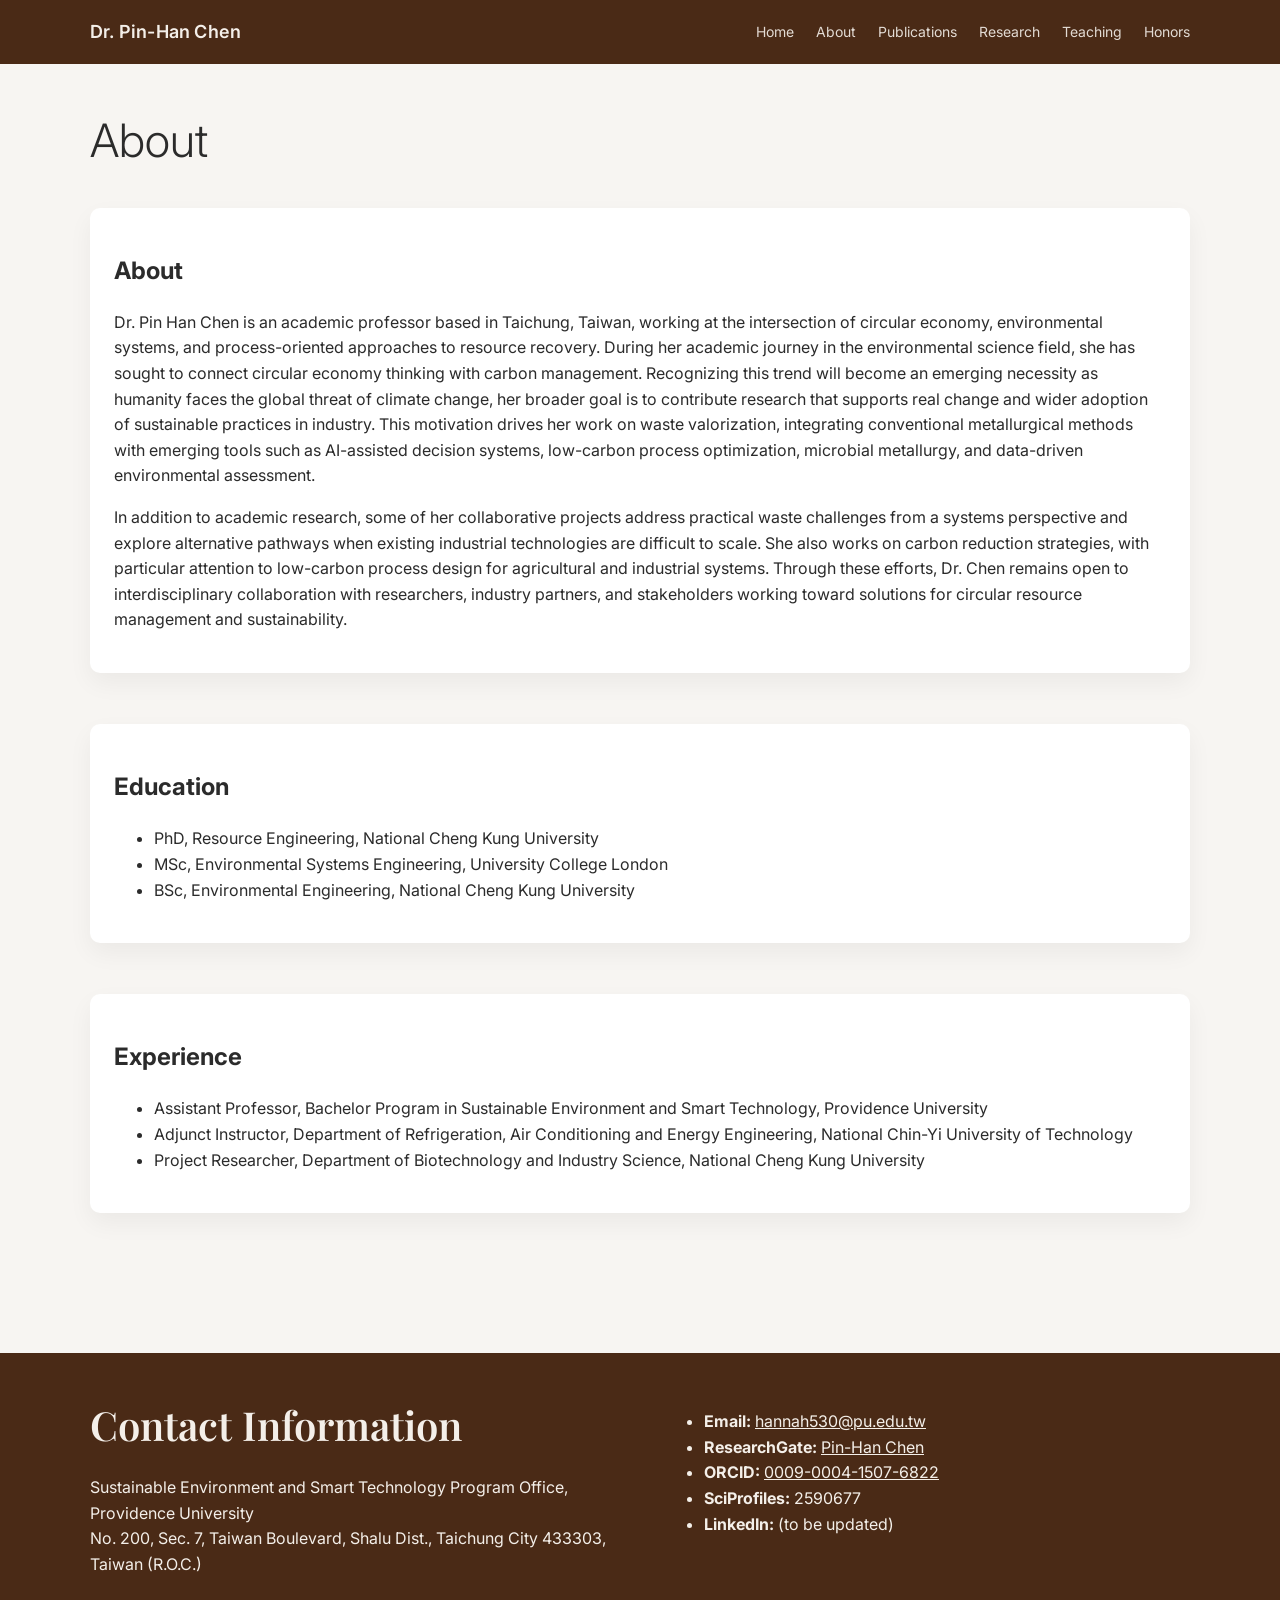
<file: about.html>
<!DOCTYPE html>
<html lang="en">
<head>
<meta charset="UTF-8" />
<meta name="viewport" content="width=device-width, initial-scale=1.0" />
<title>Dr. Pin-Han Chen Homepage - About</title>

<!-- Headings + body -->
<link rel="preconnect" href="https://fonts.googleapis.com">
<link rel="preconnect" href="https://fonts.gstatic.com" crossorigin>
<link href="https://fonts.googleapis.com/css2?family=Playfair+Display:wght@400;600;700&family=Inter:wght@300;400;500;600&display=swap" rel="stylesheet">

<!-- Baskerville (web fallback) -->
<link rel="preconnect" href="https://fonts.googleapis.com">
<link rel="preconnect" href="https://fonts.gstatic.com" crossorigin>
<link href="https://fonts.googleapis.com/css2?family=Libre+Baskerville:wght@400;700&display=swap" rel="stylesheet">

<link rel="stylesheet" href="main.css" />

</head>
<body>

<!-- NAV -->
<header class="topnav">
  <div class="topnav-inner">
    <div class="brand"><a href="index.html">Dr. Pin-Han Chen</a></div>
    <button class="navToggle">☰</button>
    <nav class="navlinks">
      <a href="index.html">Home</a>
      <a href="about.html">About</a>
      <a href="publications.html">Publications</a>
      <a href="research.html">Research</a>
      <a href="teaching.html">Teaching</a>
      <a href="honors.html">Honors</a>
    </nav>
  </div>
</header>

<main class="container">
  <h1>About</h1>

  <div class="grid">
    <div class="card">
      <h2>About</h2>
      <p>
        Dr. Pin Han Chen is an academic professor based in Taichung, Taiwan, working at the intersection of circular economy, environmental systems, and process-oriented approaches to resource recovery. During her academic journey in the environmental science field, she has sought to connect circular economy thinking with carbon management. Recognizing this trend will become an emerging necessity as humanity faces the global threat of climate change, her broader goal is to contribute research that supports real change and wider adoption of sustainable practices in industry. This motivation drives her work on waste valorization, integrating conventional metallurgical methods with emerging tools such as AI-assisted decision systems, low-carbon process optimization, microbial metallurgy, and data-driven environmental assessment. 
      </p>

      <p>
        In addition to academic research, some of her collaborative projects address practical waste challenges from a systems perspective and explore alternative pathways when existing industrial technologies are difficult to scale. She also works on carbon reduction strategies, with particular attention to low-carbon process design for agricultural and industrial systems. Through these efforts, Dr. Chen remains open to interdisciplinary collaboration with researchers, industry partners, and stakeholders working toward solutions for circular resource management and sustainability.
      </p>
    </div>
  </div>
  <br><br>
  <section class="section">
    <div class="card">
      <h2>Education</h2>
      <ul>
        <li>PhD, Resource Engineering, National Cheng Kung University</li>
        <li>MSc, Environmental Systems Engineering, University College London</li>
        <li>BSc, Environmental Engineering, National Cheng Kung University</li>
      </ul>
    </div>
  </section>
  <br><br>
  <section class="section">
    <div class="card">
      <h2>Experience</h2>
      <ul>
        <li>Assistant Professor, Bachelor Program in Sustainable Environment and Smart Technology, Providence University</li>
        <li>Adjunct Instructor, Department of Refrigeration, Air Conditioning and Energy Engineering, National Chin-Yi University of Technology</li>
        <li>Project Researcher, Department of Biotechnology and Industry Science, National Cheng Kung University</li>
      </ul>
    </div>
  </section>
</main>

<section class="contact" id="contact">
  <div class="container contact-inner">
    <div>
      <h3>Contact Information</h3>
      <p>
        Sustainable Environment and Smart Technology Program Office, Providence University<br>
        No. 200, Sec. 7, Taiwan Boulevard, Shalu Dist., Taichung City 433303, Taiwan (R.O.C.)<br><br>
        
      </p>
    </div>
    <div>
      <ul>
      <li><b>Email:</b> <a href="mailto:hannah530@pu.edu.tw" style="color:#f4efe9;">hannah530@pu.edu.tw</a></li>
      <li><b>ResearchGate:</b> <a href="https://www.researchgate.net/profile/Pin-Han-Chen-2" target="_blank" rel="noopener" style="color:#f4efe9;">Pin-Han Chen</a></li>
      <li><b>ORCID:</b> <a href="https://orcid.org/0009-0004-1507-6822" target="_blank" rel="noopener" style="color:#f4efe9;">0009-0004-1507-6822</a></li>
      <li><b>SciProfiles:</b> <span>2590677</span></li>
      <li><b>LinkedIn:</b> <span>(to be updated)</span></li>
    </ul>
    </div>
  </div>
</section>

<script>
  const topnav = document.querySelector('.topnav');
  const toggle = document.querySelector('.navToggle');
  if (toggle) {
    toggle.addEventListener('click', () => {
      const isOpen = topnav.classList.toggle('open');
      toggle.setAttribute('aria-expanded', String(isOpen));
    });
  }
  const dropdown = document.querySelector('.dropdown');
  const dropbtn = document.querySelector('.dropbtn');
  if (dropdown && dropbtn) {
    dropbtn.addEventListener('click', (e) => {
      e.preventDefault();
      const isOpen = dropdown.classList.toggle('open');
      dropbtn.setAttribute('aria-expanded', String(isOpen));
    });
    document.addEventListener('click', (e) => {
      if (!dropdown.contains(e.target)) {
        dropdown.classList.remove('open');
        dropbtn.setAttribute('aria-expanded', 'false');
      }
    });
  }
  document.querySelectorAll('.navlinks a').forEach(a => {
    a.addEventListener('click', () => {
      topnav.classList.remove('open');
      if (toggle) toggle.setAttribute('aria-expanded', 'false');
    });
  });
</script>
</body>
</html>
</file>
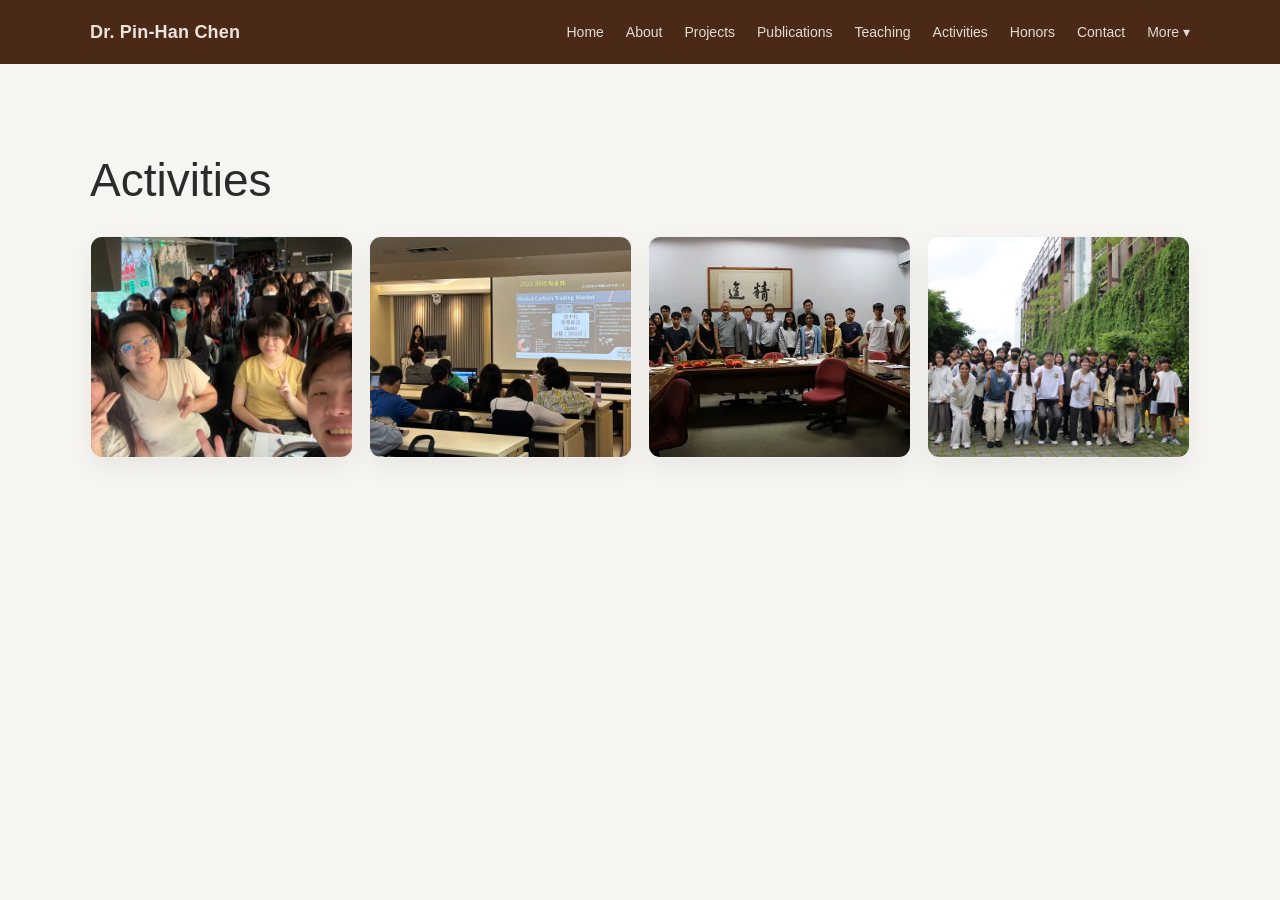
<file: activities.html>
<!DOCTYPE html>
<html lang="en">
<head>
<meta charset="UTF-8" />
<meta name="viewport" content="width=device-width, initial-scale=1.0" />
<title>Activities · Dr. Pin-Han Chen</title>
<style>
html{scroll-behavior:smooth;}
body{margin:0;font-family:"Helvetica Neue",Arial,sans-serif;color:#2b2b2b;background:#f7f5f2;line-height:1.6;}
.container{max-width:1100px;margin:0 auto;padding:80px 24px;}
/* nav (same) */
.topnav{position:sticky;top:0;z-index:999;background:#4a2a16;color:#f4efe9;height:64px;display:flex;align-items:center;}
.topnav-inner{max-width:1100px;margin:0 auto;padding:0 24px;width:100%;display:flex;align-items:center;justify-content:space-between;}
.brand a{color:#f4efe9;text-decoration:none;font-size:18px;letter-spacing:.2px;opacity:.95;font-weight:650;}
.navToggle{display:none;background:transparent;border:0;color:#f4efe9;font-size:22px;cursor:pointer;}
.navlinks{display:flex;gap:22px;font-size:14px;align-items:center;}
.navlinks a{color:#f4efe9;text-decoration:none;opacity:.9;}
.navlinks a:hover{opacity:1;text-decoration:underline;text-underline-offset:6px;}
.dropdown{position:relative;}
.dropbtn{display:inline-flex;align-items:center;gap:6px;}
.dropdownMenu{position:absolute;right:0;top:calc(100% + 10px);min-width:180px;background:#fff;border-radius:12px;padding:8px;list-style:none;margin:0;box-shadow:0 12px 28px rgba(0,0,0,.18);border:1px solid rgba(0,0,0,.06);display:none;}
.dropdownMenu a{display:block;padding:10px;border-radius:10px;color:#2b2b2b;text-decoration:none;font-size:14px;}
.dropdownMenu a:hover{background:rgba(0,0,0,.06);}
.dropdown.open .dropdownMenu{display:block;}
@media (max-width:900px){
  .navToggle{display:inline-block;}
  .navlinks{position:absolute;left:0;right:0;top:64px;background:#4a2a16;padding:14px 24px 18px;display:none;flex-direction:column;align-items:flex-start;gap:12px;}
  .topnav.open .navlinks{display:flex;}
  .dropdownMenu{position:static;background:transparent;border:0;box-shadow:none;padding:0;display:none;}
  .dropdown.open .dropdownMenu{display:block;}
  .dropdownMenu a{color:#f4efe9;padding:8px 0;}
  .dropdownMenu a:hover{background:transparent;text-decoration:underline;}
}
/* page */
h1{font-size:46px;font-weight:300;margin:0 0 14px;}
.grid{display:grid;grid-template-columns:repeat(4,1fr);gap:16px;margin-top:18px;}
.photo{display:block;border-radius:12px;overflow:hidden;box-shadow:0 10px 25px rgba(0,0,0,.06);border:1px solid rgba(0,0,0,.06);background:#fff;}
.photo img{width:100%;height:220px;object-fit:cover;display:block;}
@media (max-width:900px){.grid{grid-template-columns:repeat(2,1fr);}}
</style>
</head>
<body>

<header class="topnav">
  <div class="topnav-inner">
    <div class="brand"><a href="index.html#home">Dr. Pin-Han Chen</a></div>
    <button class="navToggle" aria-label="Open menu" aria-expanded="false">☰</button>
    <nav class="navlinks" aria-label="Main navigation">
      <a href="index.html#home">Home</a>
      <a href="index.html#about">About</a>
      <a href="index.html#selected-projects">Projects</a>
      <a href="publications.html">Publications</a>
      <a href="teaching.html">Teaching</a>
      <a href="index.html#selected-photos">Activities</a>
      <a href="honors.html">Honors</a>
      <a href="index.html#contact">Contact</a>
      <span class="dropdown">
        <a class="dropbtn" href="#" aria-haspopup="true" aria-expanded="false">More ▾</a>
        <ul class="dropdownMenu" role="menu">
          <li><a role="menuitem" href="links.html">Links</a></li>
        </ul>
      </span>
    </nav>
  </div>
</header>

<main class="container">
  <h1>Activities</h1>
  <div class="grid">
    <a class="photo" href="#"><img src="photo01.jpg" alt="Activity 1"></a>
    <a class="photo" href="#"><img src="photo02.jpg" alt="Activity 2"></a>
    <a class="photo" href="#"><img src="photo03.jpg" alt="Activity 3"></a>
    <a class="photo" href="#"><img src="photo04.jpg" alt="Activity 4"></a>
  </div>
</main>

<script>
  const topnav = document.querySelector('.topnav');
  const toggle = document.querySelector('.navToggle');
  if (toggle) toggle.addEventListener('click', () => {
    const isOpen = topnav.classList.toggle('open');
    toggle.setAttribute('aria-expanded', String(isOpen));
  });
  const dropdown = document.querySelector('.dropdown');
  const dropbtn = document.querySelector('.dropbtn');
  if (dropdown && dropbtn) {
    dropbtn.addEventListener('click', (e) => {
      e.preventDefault();
      const isOpen = dropdown.classList.toggle('open');
      dropbtn.setAttribute('aria-expanded', String(isOpen));
    });
    document.addEventListener('click', (e) => {
      if (!dropdown.contains(e.target)) {
        dropdown.classList.remove('open');
        dropbtn.setAttribute('aria-expanded', 'false');
      }
    });
  }
</script>
</body>
</html>
</file>
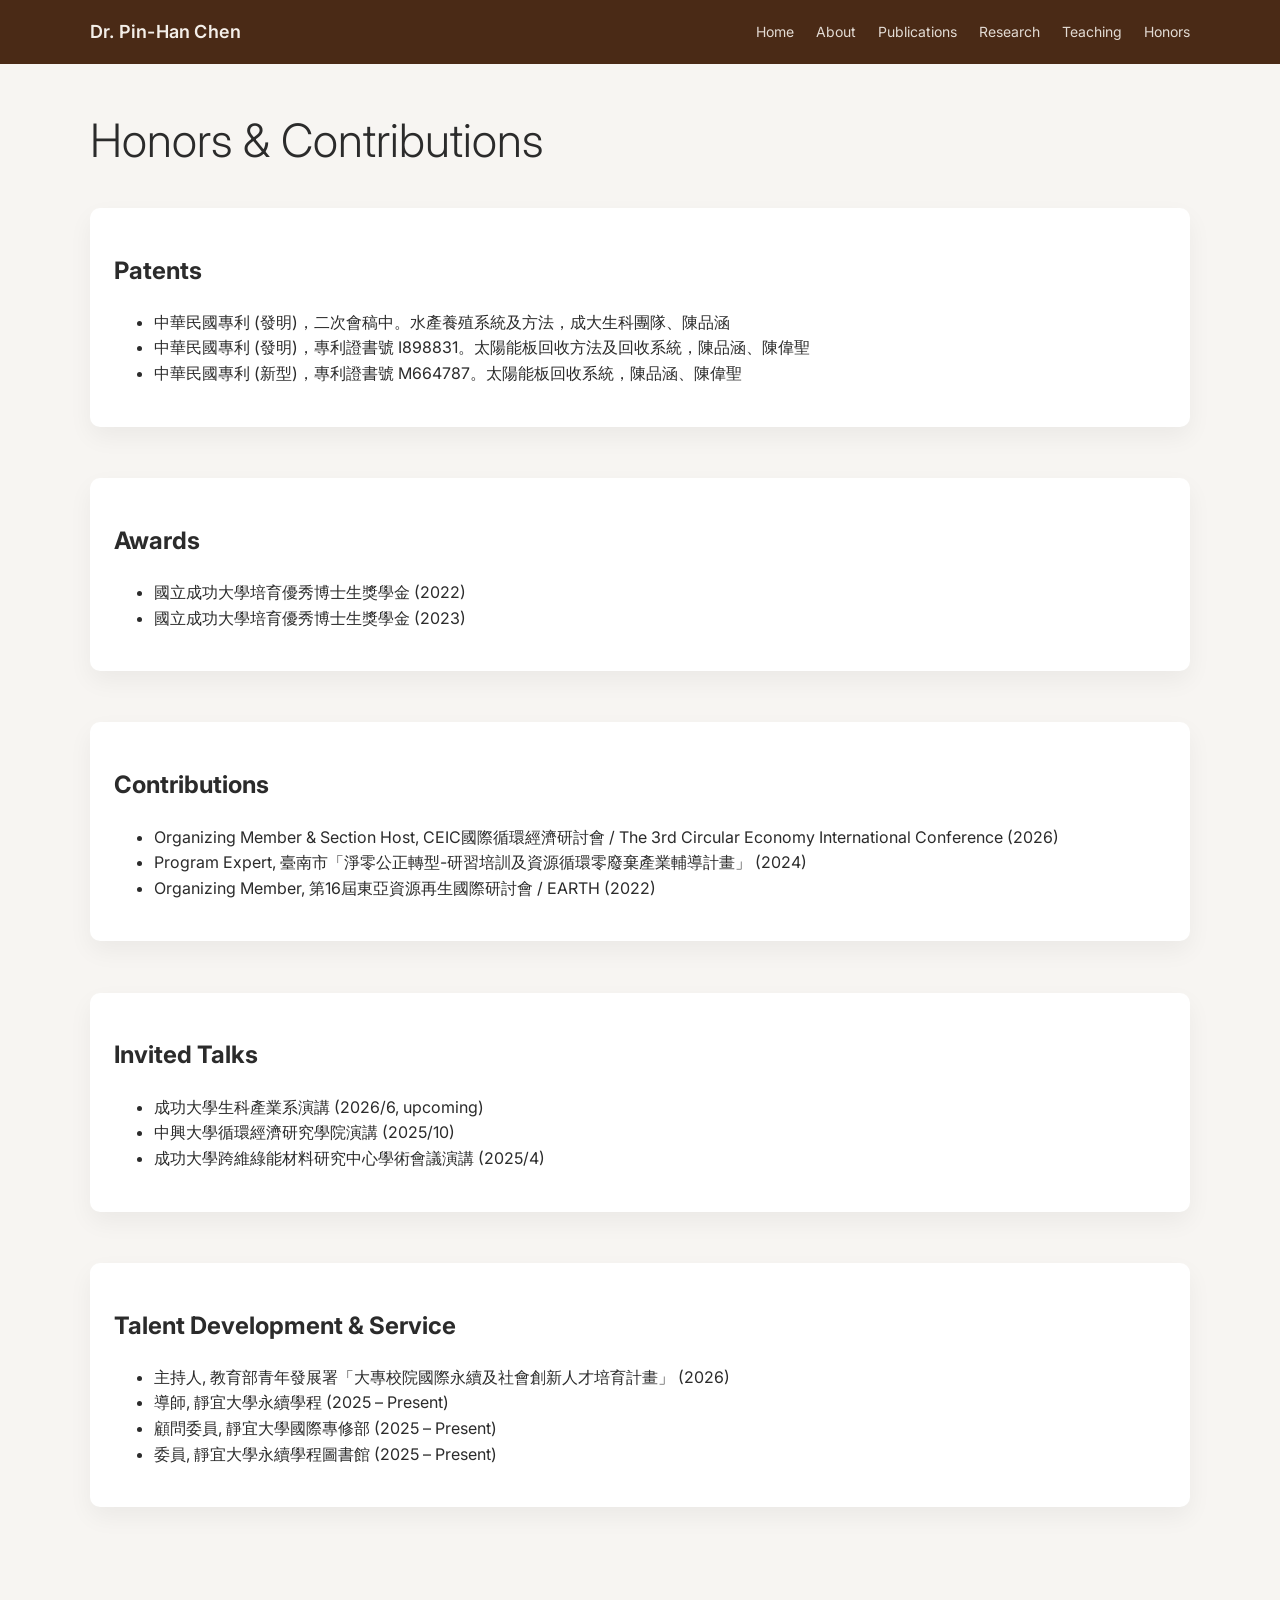
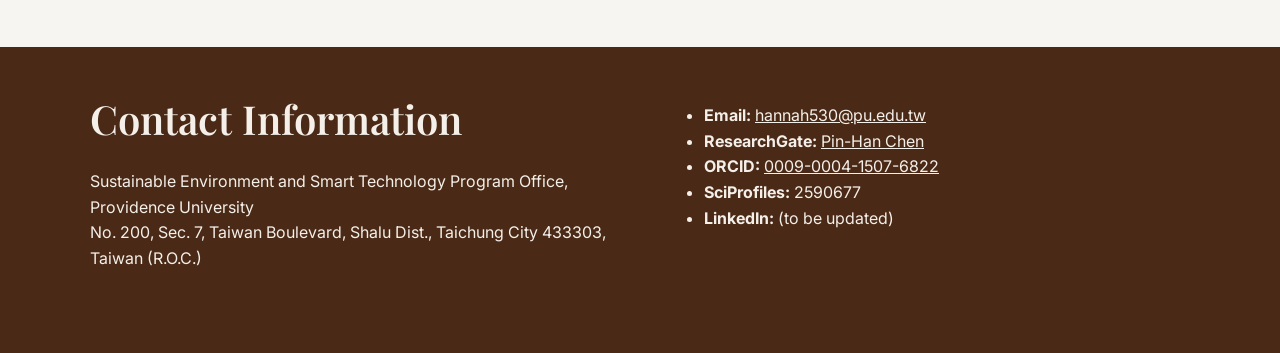
<file: honors.html>
<!DOCTYPE html>
<html lang="en">
<head>
<meta charset="UTF-8" />
<meta name="viewport" content="width=device-width, initial-scale=1.0" />
<title>Dr. Pin-Han Chen Homepage - Honors & Contributions</title>

<!-- Headings + body -->
<link rel="preconnect" href="https://fonts.googleapis.com">
<link rel="preconnect" href="https://fonts.gstatic.com" crossorigin>
<link href="https://fonts.googleapis.com/css2?family=Playfair+Display:wght@400;600;700&family=Inter:wght@300;400;500;600&display=swap" rel="stylesheet">

<!-- Baskerville (web fallback) -->
<link rel="preconnect" href="https://fonts.googleapis.com">
<link rel="preconnect" href="https://fonts.gstatic.com" crossorigin>
<link href="https://fonts.googleapis.com/css2?family=Libre+Baskerville:wght@400;700&display=swap" rel="stylesheet">

<link rel="stylesheet" href="main.css" />

</head>
<body>

<!-- NAV -->
<header class="topnav">
  <div class="topnav-inner">
    <div class="brand"><a href="index.html">Dr. Pin-Han Chen</a></div>
    <button class="navToggle">☰</button>
    <nav class="navlinks">
      <a href="index.html">Home</a>
      <a href="about.html">About</a>
      <a href="publications.html">Publications</a>
      <a href="research.html">Research</a>
      <a href="teaching.html">Teaching</a>
      <a href="honors.html">Honors</a>
    </nav>
  </div>
</header>

<main class="container">
  <h1>Honors & Contributions</h1>

  <section class="card">
    <h2>Patents</h2>
    <ul class="small">
      <li>中華民國專利 (發明)，二次會稿中。水產養殖系統及方法，成大生科團隊、陳品涵</li>
      <li>中華民國專利 (發明)，專利證書號 I898831。太陽能板回收方法及回收系統，陳品涵、陳偉聖</li>
      <li>中華民國專利 (新型)，專利證書號 M664787。太陽能板回收系統，陳品涵、陳偉聖</li>
    </ul>
  </section>
  <br><br>
  <section class="card">
    <h2>Awards</h2>
    <ul class="small">
      <li>國立成功大學培育優秀博士生獎學金 (2022)</li>
      <li>國立成功大學培育優秀博士生獎學金 (2023)</li>
    </ul>
  </section>
  <br><br>
  <section class="card">
    <h2>Contributions</h2>
    <ul class="small">
      <li>Organizing Member & Section Host, CEIC國際循環經濟研討會 / The 3rd Circular Economy International Conference (2026)</li>
      <li>Program Expert, 臺南市「淨零公正轉型-研習培訓及資源循環零廢棄產業輔導計畫」 (2024)</li>
      <li>Organizing Member, 第16屆東亞資源再生國際研討會 / EARTH (2022)</li>
    </ul>
  </section>
  <br><br>
  <section class="card">
    <h2>Invited Talks</h2>
    <ul class="small">
      <li>成功大學生科產業系演講 (2026/6, upcoming)</li>
      <li>中興大學循環經濟研究學院演講 (2025/10)</li>
      <li>成功大學跨維綠能材料研究中心學術會議演講 (2025/4)</li>
    </ul>
  </section>
  <br><br>
  <section class="card">
    <h2>Talent Development & Service</h2>
    <ul class="small">
      <li>主持人, 教育部青年發展署「大專校院國際永續及社會創新人才培育計畫」 (2026)</li>
      <li>導師, 靜宜大學永續學程 (2025 – Present)</li>
      <li>顧問委員, 靜宜大學國際專修部 (2025 – Present)</li>
      <li>委員, 靜宜大學永續學程圖書館 (2025 – Present)</li>
    </ul>
  </section>
</main>

<section class="contact" id="contact">
  <div class="container contact-inner">
    <div>
      <h3>Contact Information</h3>
      <p>
        Sustainable Environment and Smart Technology Program Office, Providence University<br>
        No. 200, Sec. 7, Taiwan Boulevard, Shalu Dist., Taichung City 433303, Taiwan (R.O.C.)<br><br>
        
      </p>
    </div>
    <div>
      <ul>
      <li><b>Email:</b> <a href="mailto:hannah530@pu.edu.tw" style="color:#f4efe9;">hannah530@pu.edu.tw</a></li>
      <li><b>ResearchGate:</b> <a href="https://www.researchgate.net/profile/Pin-Han-Chen-2" target="_blank" rel="noopener" style="color:#f4efe9;">Pin-Han Chen</a></li>
      <li><b>ORCID:</b> <a href="https://orcid.org/0009-0004-1507-6822" target="_blank" rel="noopener" style="color:#f4efe9;">0009-0004-1507-6822</a></li>
      <li><b>SciProfiles:</b> <span>2590677</span></li>
      <li><b>LinkedIn:</b> <span>(to be updated)</span></li>
    </ul>
    </div>
  </div>
</section>

<script>
  const topnav = document.querySelector('.topnav');
  const toggle = document.querySelector('.navToggle');
  if (toggle) toggle.addEventListener('click', () => {
    const isOpen = topnav.classList.toggle('open');
    toggle.setAttribute('aria-expanded', String(isOpen));
  });
  const dropdown = document.querySelector('.dropdown');
  const dropbtn = document.querySelector('.dropbtn');
  if (dropdown && dropbtn) {
    dropbtn.addEventListener('click', (e) => {
      e.preventDefault();
      const isOpen = dropdown.classList.toggle('open');
      dropbtn.setAttribute('aria-expanded', String(isOpen));
    });
    document.addEventListener('click', (e) => {
      if (!dropdown.contains(e.target)) {
        dropdown.classList.remove('open');
        dropbtn.setAttribute('aria-expanded', 'false');
      }
    });
  }
</script>
</body>
</html>
</file>
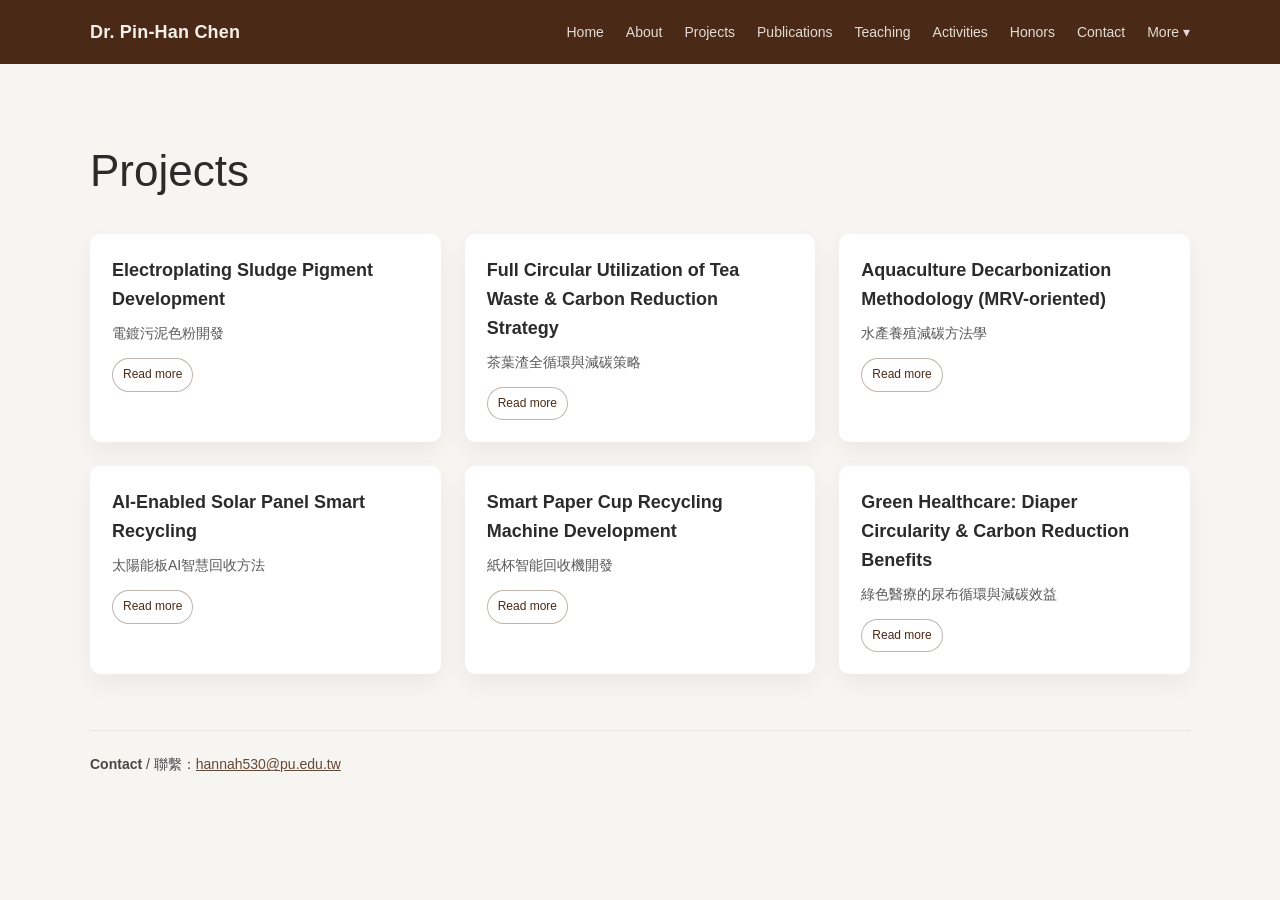
<file: projects.html>
<!DOCTYPE html>
<html lang="en">
<head>
<meta charset="UTF-8" />
<meta name="viewport" content="width=device-width, initial-scale=1.0" />
<title>Projects | Dr. Pin-Han Chen</title>

<style>
html { scroll-behavior: smooth; }

body{
  margin:0;
  font-family:"Helvetica Neue", Arial, sans-serif;
  color:#2b2b2b;
  background:#f7f5f2;
  line-height:1.6;
}

.container{
  max-width:1100px;
  margin:0 auto;
  padding:72px 24px;
}

/* ===== Top Nav (UPDATED to match new homepage nav) ===== */
.topnav {
  position: sticky;
  top: 0;
  z-index: 999;
  background: #4a2a16;
  color: #f4efe9;
  height: 64px;
  display: flex;
  align-items: center;
}

.topnav-inner {
  max-width: 1100px;
  margin: 0 auto;
  padding: 0 24px;
  width: 100%;
  display: flex;
  align-items: center;
  justify-content: space-between;
}

.brand a{
  color:#f4efe9;
  text-decoration:none;
  font-size:18px;
  font-weight:600;
  letter-spacing:.2px;
}

/* Mobile toggle (same behavior as homepage) */
.navToggle{
  display:none;
  background:transparent;
  border:0;
  color:#f4efe9;
  font-size:22px;
  cursor:pointer;
}

.navlinks{
  display:flex;
  gap:22px;
  font-size:14px;
  align-items:center;
}

.navlinks a{
  color:#f4efe9;
  text-decoration:none;
  opacity:.9;
}

.navlinks a:hover{
  opacity:1;
  text-decoration:underline;
  text-underline-offset:6px;
}

/* Dropdown */
.dropdown{ position:relative; }

.dropdownMenu{
  position:absolute;
  right:0;
  top:calc(100% + 10px);
  background:#ffffff;
  border-radius:12px;
  padding:8px;
  list-style:none;
  margin:0;
  box-shadow:0 12px 28px rgba(0,0,0,0.18);
  display:none;
}

.dropdownMenu a{
  display:block;
  padding:8px 12px;
  border-radius:8px;
  color:#2b2b2b;
  opacity:1;
  text-decoration:none;
}

.dropdownMenu a:hover{
  background:rgba(0,0,0,0.06);
}

.dropdown.open .dropdownMenu{ display:block; }

/* ===== Page ===== */
h1{
  font-size:44px;
  font-weight:300;
  margin:0 0 10px;
}
.sub{
  margin:0 0 28px;
  opacity:.78;
}
.cards{
  display:grid;
  grid-template-columns:repeat(auto-fit, minmax(260px,1fr));
  gap:24px;
}
.card{
  background:#fff;
  padding:22px;
  border-radius:10px;
  box-shadow:0 10px 25px rgba(0,0,0,0.05);
  text-decoration:none;
  color:inherit;
  transition:transform .12s ease, box-shadow .12s ease;
}
.card:hover{
  transform:translateY(-2px);
  box-shadow:0 14px 30px rgba(0,0,0,0.08);
}
.card h3{margin:0 0 8px;font-size:18px}
.card .zh{margin:0;opacity:.78;font-size:14px}
.badge{
  display:inline-block;
  margin-top:14px;
  border:1px solid rgba(74,42,22,.35);
  padding:6px 10px;
  border-radius:999px;
  font-size:12px;
  color:#4a2a16;
  background:#fff;
}

/* ===== Footer contact strip ===== */
.footer{
  margin-top:56px;
  border-top:1px solid rgba(0,0,0,0.08);
  padding-top:22px;
  opacity:.85;
  font-size:14px;
}
.footer a{color:#4a2a16}

/* ===== Mobile nav (same as homepage) ===== */
@media (max-width: 900px){
  .navToggle{ display:block; }

  .navlinks{
    position:absolute;
    left:0; right:0;
    top:64px;
    background:#4a2a16;
    flex-direction:column;
    padding:16px 24px;
    display:none;
  }

  .topnav.open .navlinks{ display:flex; }
}
</style>
</head>

<body>

<header class="topnav">
  <div class="topnav-inner">
    <div class="brand"><a href="index.html#home">Dr. Pin-Han Chen</a></div>

    <button class="navToggle" aria-label="Open menu">☰</button>

    <nav class="navlinks">
      <a href="index.html#home">Home</a>
      <a href="about.html">About</a>
      <a href="projects.html">Projects</a>
      <a href="publications.html">Publications</a>
      <a href="teaching.html">Teaching</a>
      <a href="index.html#selected-photos">Activities</a>
      <a href="honors.html">Honors</a>
      <a href="index.html#contact">Contact</a>

      <span class="dropdown">
        <a href="#">More ▾</a>
        <ul class="dropdownMenu">
          <li><a href="links.html">Links</a></li>
        </ul>
      </span>
    </nav>
  </div>
</header>

<main class="container">
  <h1>Projects</h1>
  <p class="sub"></p>

  <div class="cards">
    <a class="card" href="project-electroplating-pigment.html">
      <h3>Electroplating Sludge Pigment Development</h3>
      <p class="zh">電鍍污泥色粉開發</p>
      <span class="badge">Read more</span>
    </a>

    <a class="card" href="project-tea-waste-circular.html">
      <h3>Full Circular Utilization of Tea Waste & Carbon Reduction Strategy</h3>
      <p class="zh">茶葉渣全循環與減碳策略</p>
      <span class="badge">Read more</span>
    </a>

    <a class="card" href="project-aquaculture-decarbon-methodology.html">
      <h3>Aquaculture Decarbonization Methodology (MRV-oriented)</h3>
      <p class="zh">水產養殖減碳方法學</p>
      <span class="badge">Read more</span>
    </a>

    <a class="card" href="project-solar-ai-recycling.html">
      <h3>AI-Enabled Solar Panel Smart Recycling</h3>
      <p class="zh">太陽能板AI智慧回收方法</p>
      <span class="badge">Read more</span>
    </a>

    <a class="card" href="project-smart-cup-recycling.html">
      <h3>Smart Paper Cup Recycling Machine Development</h3>
      <p class="zh">紙杯智能回收機開發</p>
      <span class="badge">Read more</span>
    </a>

    <a class="card" href="project-green-healthcare-diaper-circular.html">
      <h3>Green Healthcare: Diaper Circularity & Carbon Reduction Benefits</h3>
      <p class="zh">綠色醫療的尿布循環與減碳效益</p>
      <span class="badge">Read more</span>
    </a>
  </div>

  <div class="footer">
    <div><strong>Contact</strong> / 聯繫：<a href="mailto:hannah530@pu.edu.tw">hannah530@pu.edu.tw</a></div>
  </div>
</main>

<script>
const topnav = document.querySelector('.topnav');
const toggle = document.querySelector('.navToggle');
if (toggle){
  toggle.addEventListener('click',()=>{
    topnav.classList.toggle('open');
  });
}
const dropdown = document.querySelector('.dropdown');
if (dropdown){
  dropdown.addEventListener('click',(e)=>{
    e.stopPropagation();
    dropdown.classList.toggle('open');
  });
  document.addEventListener('click',()=>{
    dropdown.classList.remove('open');
  });
}
</script>

</body>
</html>
</file>
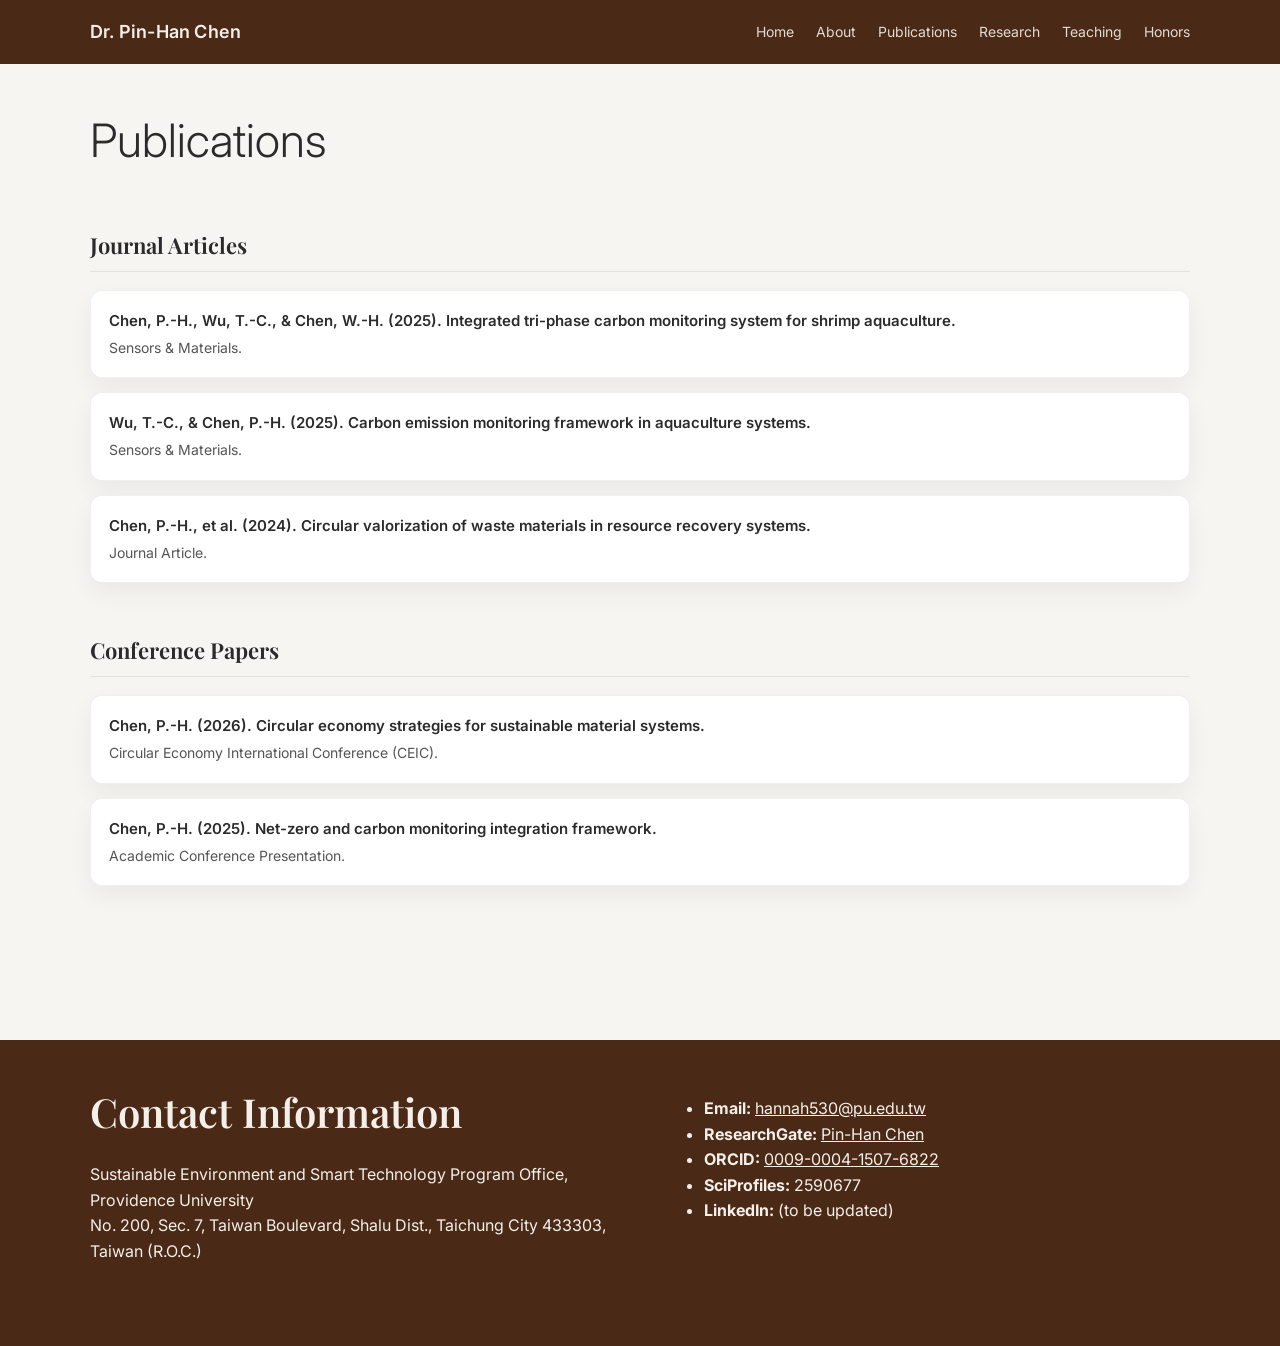
<file: publications.html>
<!DOCTYPE html>
<html lang="en">
<head>
<meta charset="UTF-8" />
<meta name="viewport" content="width=device-width, initial-scale=1.0" />
<title>Dr. Pin-Han Chen Homepage – Publications</title>

<!-- Headings + body -->
<link rel="preconnect" href="https://fonts.googleapis.com">
<link rel="preconnect" href="https://fonts.gstatic.com" crossorigin>
<link href="https://fonts.googleapis.com/css2?family=Playfair+Display:wght@400;600;700&family=Inter:wght@300;400;500;600&display=swap" rel="stylesheet">

<!-- Baskerville (web fallback) -->
<link rel="preconnect" href="https://fonts.googleapis.com">
<link rel="preconnect" href="https://fonts.gstatic.com" crossorigin>
<link href="https://fonts.googleapis.com/css2?family=Libre+Baskerville:wght@400;700&display=swap" rel="stylesheet">

<link rel="stylesheet" href="main.css" />

</head>
<body>

<!-- NAV -->
<header class="topnav">
  <div class="topnav-inner">
    <div class="brand"><a href="index.html">Dr. Pin-Han Chen</a></div>
    <button class="navToggle">☰</button>
    <nav class="navlinks">
      <a href="index.html">Home</a>
      <a href="about.html">About</a>
      <a href="publications.html">Publications</a>
      <a href="research.html">Research</a>
      <a href="teaching.html">Teaching</a>
      <a href="honors.html">Honors</a>
    </nav>
  </div>
</header>

<main class="container">

<h1>Publications</h1>

<!-- ================= Journal Articles ================= -->
<div class="section-title">Journal Articles</div>

<div class="pub">
  <div class="pub-title">
    Chen, P.-H., Wu, T.-C., & Chen, W.-H. (2025). 
    Integrated tri-phase carbon monitoring system for shrimp aquaculture.
  </div>
  <div class="pub-meta">
    Sensors & Materials.
  </div>
</div>

<div class="pub">
  <div class="pub-title">
    Wu, T.-C., & Chen, P.-H. (2025). 
    Carbon emission monitoring framework in aquaculture systems.
  </div>
  <div class="pub-meta">
    Sensors & Materials.
  </div>
</div>

<div class="pub">
  <div class="pub-title">
    Chen, P.-H., et al. (2024). 
    Circular valorization of waste materials in resource recovery systems.
  </div>
  <div class="pub-meta">
    Journal Article.
  </div>
</div>


<!-- ================= Conference Papers ================= -->
<div class="section-title">Conference Papers</div>

<div class="pub">
  <div class="pub-title">
    Chen, P.-H. (2026). 
    Circular economy strategies for sustainable material systems.
  </div>
  <div class="pub-meta">
    Circular Economy International Conference (CEIC).
  </div>
</div>

<div class="pub">
  <div class="pub-title">
    Chen, P.-H. (2025). 
    Net-zero and carbon monitoring integration framework.
  </div>
  <div class="pub-meta">
    Academic Conference Presentation.
  </div>
</div>



</main>

<section class="contact" id="contact">
  <div class="container contact-inner">
    <div>
      <h3>Contact Information</h3>
      <p>
        Sustainable Environment and Smart Technology Program Office, Providence University<br>
        No. 200, Sec. 7, Taiwan Boulevard, Shalu Dist., Taichung City 433303, Taiwan (R.O.C.)<br><br>
        
      </p>
    </div>
    <div>
      <ul>
      <li><b>Email:</b> <a href="mailto:hannah530@pu.edu.tw" style="color:#f4efe9;">hannah530@pu.edu.tw</a></li>
      <li><b>ResearchGate:</b> <a href="https://www.researchgate.net/profile/Pin-Han-Chen-2" target="_blank" rel="noopener" style="color:#f4efe9;">Pin-Han Chen</a></li>
      <li><b>ORCID:</b> <a href="https://orcid.org/0009-0004-1507-6822" target="_blank" rel="noopener" style="color:#f4efe9;">0009-0004-1507-6822</a></li>
      <li><b>SciProfiles:</b> <span>2590677</span></li>
      <li><b>LinkedIn:</b> <span>(to be updated)</span></li>
    </ul>
    </div>
  </div>
</section>

<script>
const topnav = document.querySelector('.topnav');
const toggle = document.querySelector('.navToggle');
if (toggle){
  toggle.addEventListener('click',()=>{
    topnav.classList.toggle('open');
  });
}
const dropdown = document.querySelector('.dropdown');
const dropbtn = document.querySelector('.dropbtn');
if (dropdown && dropbtn){
  dropbtn.addEventListener('click',(e)=>{
    e.preventDefault();
    dropdown.classList.toggle('open');
  });
  document.addEventListener('click',(e)=>{
    if(!dropdown.contains(e.target)){
      dropdown.classList.remove('open');
    }
  });
}
</script>

</body>
</html>
</file>
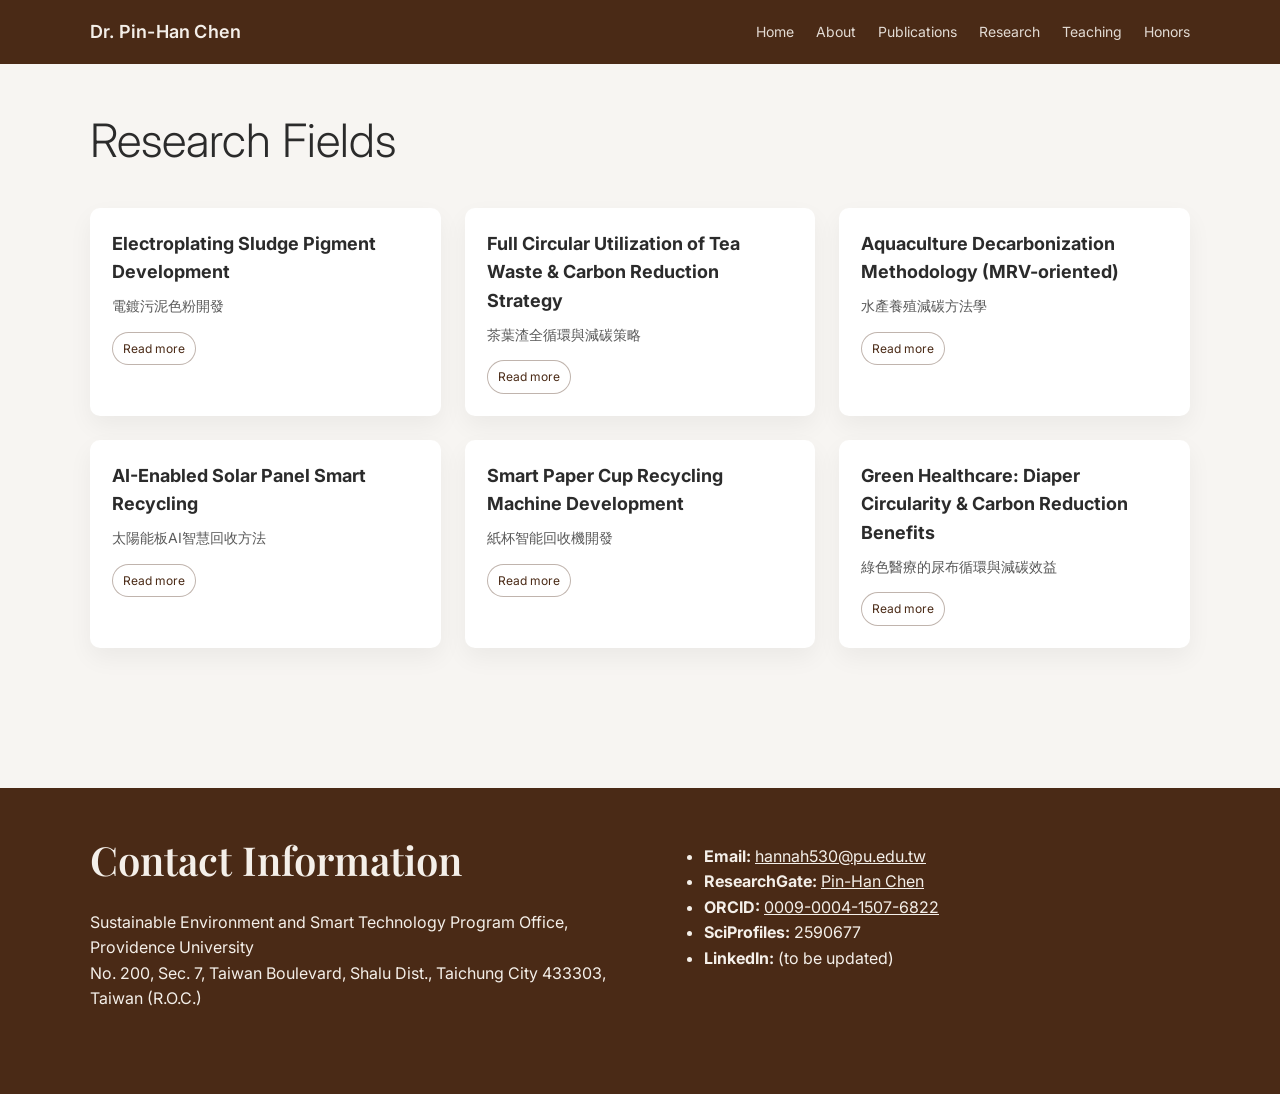
<file: research.html>
<!DOCTYPE html>
<html lang="en">
<head>
<meta charset="UTF-8" />
<meta name="viewport" content="width=device-width, initial-scale=1.0" />
<title>Dr. Pin-Han Chen Homepage - Research Fields</title>

<!-- Headings + body -->
<link rel="preconnect" href="https://fonts.googleapis.com">
<link rel="preconnect" href="https://fonts.gstatic.com" crossorigin>
<link href="https://fonts.googleapis.com/css2?family=Playfair+Display:wght@400;600;700&family=Inter:wght@300;400;500;600&display=swap" rel="stylesheet">

<!-- Baskerville (web fallback) -->
<link rel="preconnect" href="https://fonts.googleapis.com">
<link rel="preconnect" href="https://fonts.gstatic.com" crossorigin>
<link href="https://fonts.googleapis.com/css2?family=Libre+Baskerville:wght@400;700&display=swap" rel="stylesheet">

<link rel="stylesheet" href="main.css" />

</head>

<body>

<!-- NAV -->
<header class="topnav">
  <div class="topnav-inner">
    <div class="brand"><a href="index.html">Dr. Pin-Han Chen</a></div>
    <button class="navToggle">☰</button>
    <nav class="navlinks">
      <a href="index.html">Home</a>
      <a href="about.html">About</a>
      <a href="publications.html">Publications</a>
      <a href="research.html">Research</a>
      <a href="teaching.html">Teaching</a>
      <a href="honors.html">Honors</a>
    </nav>
  </div>
</header>

<main class="container">
  <h1>Research Fields</h1>
  <p class="sub-p"></p>

  <div class="cards-p">
    <a class="card-p" href="project-electroplating-pigment.html">
      <h3>Electroplating Sludge Pigment Development</h3>
      <p class="zh">電鍍污泥色粉開發</p>
      <span class="badge-p">Read more</span>
    </a>

    <a class="card-p" href="project-tea-waste-circular.html">
      <h3>Full Circular Utilization of Tea Waste & Carbon Reduction Strategy</h3>
      <p class="zh">茶葉渣全循環與減碳策略</p>
      <span class="badge-p">Read more</span>
    </a>

    <a class="card-p" href="project-aquaculture-decarbon-methodology.html">
      <h3>Aquaculture Decarbonization Methodology (MRV-oriented)</h3>
      <p class="zh">水產養殖減碳方法學</p>
      <span class="badge-p">Read more</span>
    </a>

    <a class="card-p" href="project-solar-ai-recycling.html">
      <h3>AI-Enabled Solar Panel Smart Recycling</h3>
      <p class="zh">太陽能板AI智慧回收方法</p>
      <span class="badge-p">Read more</span>
    </a>

    <a class="card-p" href="project-smart-cup-recycling.html">
      <h3>Smart Paper Cup Recycling Machine Development</h3>
      <p class="zh">紙杯智能回收機開發</p>
      <span class="badge-p">Read more</span>
    </a>

    <a class="card-p" href="project-green-healthcare-diaper-circular.html">
      <h3>Green Healthcare: Diaper Circularity & Carbon Reduction Benefits</h3>
      <p class="zh">綠色醫療的尿布循環與減碳效益</p>
      <span class="badge-p">Read more</span>
    </a>
  </div>

</main>


<section class="contact" id="contact">
  <div class="container contact-inner">
    <div>
      <h3>Contact Information</h3>
      <p>
        Sustainable Environment and Smart Technology Program Office, Providence University<br>
        No. 200, Sec. 7, Taiwan Boulevard, Shalu Dist., Taichung City 433303, Taiwan (R.O.C.)<br><br>
        
      </p>
    </div>
    <div>
      <ul>
      <li><b>Email:</b> <a href="mailto:hannah530@pu.edu.tw" style="color:#f4efe9;">hannah530@pu.edu.tw</a></li>
      <li><b>ResearchGate:</b> <a href="https://www.researchgate.net/profile/Pin-Han-Chen-2" target="_blank" rel="noopener" style="color:#f4efe9;">Pin-Han Chen</a></li>
      <li><b>ORCID:</b> <a href="https://orcid.org/0009-0004-1507-6822" target="_blank" rel="noopener" style="color:#f4efe9;">0009-0004-1507-6822</a></li>
      <li><b>SciProfiles:</b> <span>2590677</span></li>
      <li><b>LinkedIn:</b> <span>(to be updated)</span></li>
    </ul>
    </div>
  </div>
</section>

<script>
const topnav = document.querySelector('.topnav');
const toggle = document.querySelector('.navToggle');
if (toggle){
  toggle.addEventListener('click',()=>{
    topnav.classList.toggle('open');
  });
}
const dropdown = document.querySelector('.dropdown');
if (dropdown){
  dropdown.addEventListener('click',(e)=>{
    e.stopPropagation();
    dropdown.classList.toggle('open');
  });
  document.addEventListener('click',()=>{
    dropdown.classList.remove('open');
  });
}
</script>

</body>
</html>
</file>
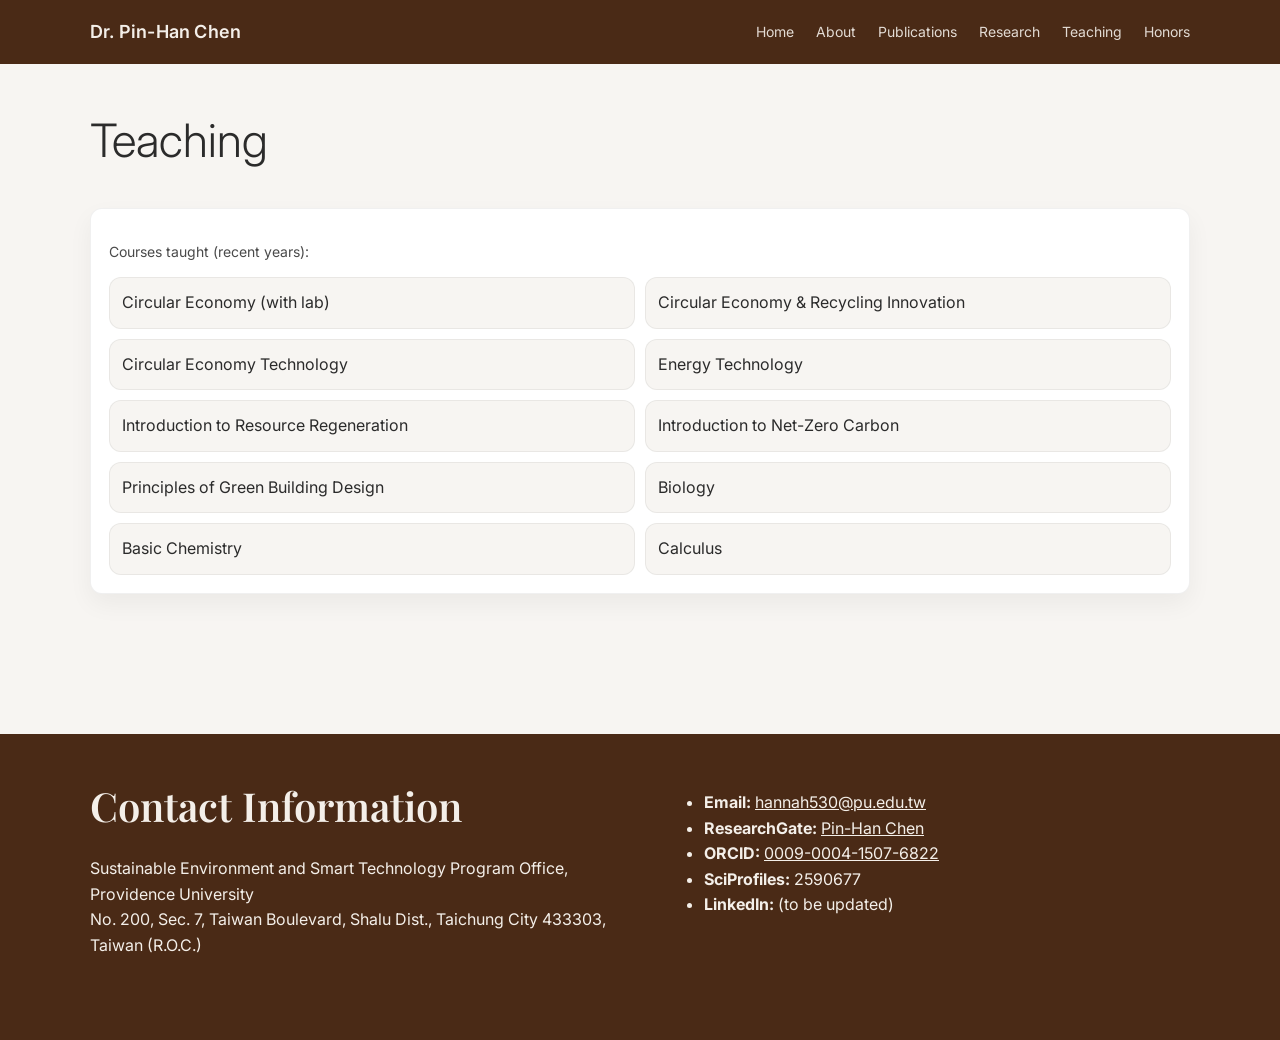
<file: teaching.html>
<!DOCTYPE html>
<html lang="en">
<head>
<meta charset="UTF-8" />
<meta name="viewport" content="width=device-width, initial-scale=1.0" />
<title>Dr. Pin-Han Chen Homepage - Teaching</title>

<!-- Headings + body -->
<link rel="preconnect" href="https://fonts.googleapis.com">
<link rel="preconnect" href="https://fonts.gstatic.com" crossorigin>
<link href="https://fonts.googleapis.com/css2?family=Playfair+Display:wght@400;600;700&family=Inter:wght@300;400;500;600&display=swap" rel="stylesheet">

<!-- Baskerville (web fallback) -->
<link rel="preconnect" href="https://fonts.googleapis.com">
<link rel="preconnect" href="https://fonts.gstatic.com" crossorigin>
<link href="https://fonts.googleapis.com/css2?family=Libre+Baskerville:wght@400;700&display=swap" rel="stylesheet">

<link rel="stylesheet" href="main.css" />

</head>
<body>

<!-- NAV -->
<header class="topnav">
  <div class="topnav-inner">
    <div class="brand"><a href="index.html">Dr. Pin-Han Chen</a></div>
    <button class="navToggle">☰</button>
    <nav class="navlinks">
      <a href="index.html">Home</a>
      <a href="about.html">About</a>
      <a href="publications.html">Publications</a>
      <a href="research.html">Research</a>
      <a href="teaching.html">Teaching</a>
      <a href="honors.html">Honors</a>
    </nav>
  </div>
</header>

<main class="container">
  <h1>Teaching</h1>
  <div class="card-t">
    <p class="small-t">Courses taught (recent years):</p>

    <div class="list-t">
      <div class="item-t">Circular Economy (with lab)</div>
      <div class="item-t">Circular Economy & Recycling Innovation</div>
      <div class="item-t">Circular Economy Technology</div>
      <div class="item-t">Energy Technology</div>
      <div class="item-t">Introduction to Resource Regeneration</div>
      <div class="item-t">Introduction to Net-Zero Carbon</div>
      <div class="item-t">Principles of Green Building Design</div>
      <div class="item-t">Biology</div>
      <div class="item-t">Basic Chemistry</div>
      <div class="item-t">Calculus</div>
    </div>
  </div>
</main>

<section class="contact" id="contact">
  <div class="container contact-inner">
    <div>
      <h3>Contact Information</h3>
      <p>
        Sustainable Environment and Smart Technology Program Office, Providence University<br>
        No. 200, Sec. 7, Taiwan Boulevard, Shalu Dist., Taichung City 433303, Taiwan (R.O.C.)<br><br>
        
      </p>
    </div>
    <div>
      <ul>
      <li><b>Email:</b> <a href="mailto:hannah530@pu.edu.tw" style="color:#f4efe9;">hannah530@pu.edu.tw</a></li>
      <li><b>ResearchGate:</b> <a href="https://www.researchgate.net/profile/Pin-Han-Chen-2" target="_blank" rel="noopener" style="color:#f4efe9;">Pin-Han Chen</a></li>
      <li><b>ORCID:</b> <a href="https://orcid.org/0009-0004-1507-6822" target="_blank" rel="noopener" style="color:#f4efe9;">0009-0004-1507-6822</a></li>
      <li><b>SciProfiles:</b> <span>2590677</span></li>
      <li><b>LinkedIn:</b> <span>(to be updated)</span></li>
    </ul>
    </div>
  </div>
</section>

<script>
  const topnav = document.querySelector('.topnav');
  const toggle = document.querySelector('.navToggle');
  if (toggle) toggle.addEventListener('click', () => {
    const isOpen = topnav.classList.toggle('open');
    toggle.setAttribute('aria-expanded', String(isOpen));
  });
  const dropdown = document.querySelector('.dropdown');
  const dropbtn = document.querySelector('.dropbtn');
  if (dropdown && dropbtn) {
    dropbtn.addEventListener('click', (e) => {
      e.preventDefault();
      const isOpen = dropdown.classList.toggle('open');
      dropbtn.setAttribute('aria-expanded', String(isOpen));
    });
    document.addEventListener('click', (e) => {
      if (!dropdown.contains(e.target)) {
        dropdown.classList.remove('open');
        dropbtn.setAttribute('aria-expanded', 'false');
      }
    });
  }
</script>
</body>
</html>
</file>
<file: main.css>
html { scroll-behavior: smooth; }

:root{
  --bg: #f7f5f2;
  --ink: #2b2b2b;
  --brand: #4a2a16;
  --paper: #ffffff;

  --font-body: "Inter", "Helvetica Neue", Arial, sans-serif;
  --font-display: "Playfair Display", Georgia, "Times New Roman", serif;
  --font-baskerville: "Baskerville", "Libre Baskerville", Georgia, "Times New Roman", serif;
}

body {
  margin: 0;
  font-family: var(--font-body);
  color: var(--ink);
  background: var(--bg);
  line-height: 1.6;
}

.container {
  max-width: 1100px;
  margin: 0 auto;
  padding: 40px 24px;
}

/* Anchor offset */
#home, #selected-publications, #selected-projects, #selected-photos, #contact {
  scroll-margin-top: 84px;
}

/* ===== NAVIGATION ===== */
.topnav {
  position: sticky;
  top: 0;
  z-index: 999;
  background: var(--brand);
  color: #f4efe9;
  height: 64px;
  display: flex;
  align-items: center;
}

.topnav-inner {
  max-width: 1100px;
  margin: 0 auto;
  padding: 0 24px;
  width: 100%;
  display: flex;
  align-items: center;
  justify-content: space-between;
}

.brand a {
  color: #f4efe9;
  text-decoration: none;
  font-size: 18px;
  font-weight: 600;
  letter-spacing: 0.2px;
}

.navToggle {
  display: none;
  background: transparent;
  border: 0;
  color: #f4efe9;
  font-size: 22px;
  cursor: pointer;
}

.navlinks {
  display: flex;
  gap: 22px;
  font-size: 14px;
  align-items: center;
}

.navlinks a {
  color: #f4efe9;
  text-decoration: none;
  opacity: 0.9;
}

.navlinks a:hover {
  opacity: 1;
  text-decoration: underline;
  text-underline-offset: 6px;
}

/* Dropdown */
.dropdown { position: relative; }

.dropdownMenu {
  position: absolute;
  right: 0;
  top: calc(100% + 10px);
  background: #ffffff;
  border-radius: 12px;
  padding: 8px;
  list-style: none;
  margin: 0;
  box-shadow: 0 12px 28px rgba(0,0,0,0.18);
  display: none;
}

.dropdownMenu a {
  display: block;
  padding: 8px 12px;
  border-radius: 8px;
  color: #2b2b2b;
}

.dropdownMenu a:hover {
  background: rgba(0,0,0,0.06);
}

.dropdown.open .dropdownMenu { display: block; }

/* ===== HERO: background only on TOP HALF ===== */
.hero{
  position: relative;
  padding: 88px 24px 0;
  overflow: visible;
  color: #ffffff;
}

/* ONLY top area has the hero image */
.hero::before{
  content:"";
  position:absolute;
  left:0; right:0; top:0;
  height: 200px;                 /* adjust if you want higher/lower cutoff */
  background-image:
  radial-gradient(1200px 500px at 75% 40%, rgba(0,0,0,0.05), rgba(0,0,0,0.35)),
  url("hero-bg.jpg");
  background-size: cover;
  background-position: center;
  z-index: 0;
}

.hero-inner {
  position: relative;
  z-index: 1;
  max-width: 1100px;
  margin: 0 auto;

  display: grid;
  grid-template-columns: 360px 1fr;
  gap: 56px;
  align-items: start;
}

/* Portrait: remove white frame */
.portraitCard{
  background: transparent;
  padding: 0;
  box-shadow: none;
  border-radius: 0;
}

/* Photo without white frame, still has subtle shadow */
.portraitCard img {
  width: 100%;
  display: block;
  border-radius: 0;
  box-shadow: 0 18px 45px rgba(0,0,0,0.18);
}

/* Hero text on background => white */
.hero h1 {
  font-family: var(--font-baskerville);
  font-size: 40px;
  line-height: 1.05;
  margin: 0 0 10px;
  font-weight: 700;
  letter-spacing: 0.2px;
  color: #ffffff;
  text-shadow: 0 10px 30px rgba(0,0,0,0.35);
}

.hero h2 {
  font-family: var(--font-baskerville);
  font-size: 24px;
  font-weight: 400;
  letter-spacing: 0.4px;
  margin: 0 0 10px;
  color: #ffffff;
  text-shadow: 0 10px 30px rgba(0,0,0,0.28);
}


/* ===== White intro block (no background influence) ===== */
.heroIntro{
  background: #ffffff;
  padding: 50px 0 70px;
  
}

.heroIntro-inner{
  max-width: 1100px;
  margin: 0 auto;
  padding: 0 24px;
  display: grid;
  grid-template-columns: 360px 1fr;
  gap: 56px;
}

.heroIntro .introText{
  font-family: var(--font-baskerville);
  font-size: 18px;
  line-height: 1.9;
  color: #2b2b2b;
  max-width: 680px;
  margin: 0 0 14px;
}

.btnHero {
  display: inline-block;
  padding: 10px 18px;
  border: 1px solid var(--brand);
  color: var(--brand);
  text-decoration: none;
  letter-spacing: 0.2px;
  background: transparent;
}

.btnHero:hover{
  background: rgba(74,42,22,0.06);
}

/* ===== Section titles (display font) ===== */
.section-title {
  font-family: var(--font-display);
  font-size: 44px;
  font-weight: 600;
  margin-bottom: 22px;
}

/* ===== Selected Sections: View all (ONLY what you requested) ===== */
.sectionHead{
  display: flex;
  justify-content: space-between;
  align-items: baseline;
  gap: 16px;
}

.sectionHead .section-title{
  margin-bottom: 22px; /* keep your original spacing */
}

.viewAllBtn{
  font-family: var(--font-body);
  font-size: 14px;
  color: var(--brand);
  text-decoration: none;
  opacity: 0.95;
}

.viewAllBtn:hover{
  opacity: 1;
  text-decoration: underline;
  text-underline-offset: 6px;
}

/* Selected Publications list */
.pubList{
  margin: 0;
  padding-left: 22px;
}

.pubList li{
  margin-bottom: 14px;
}

/* ===== Projects ===== */
.cards {
  display: grid;
  grid-template-columns: repeat(auto-fit, minmax(240px,1fr));
  gap: 24px;
}

.card-link { text-decoration: none; color: inherit; }

.card {
  background: white;
  padding: 24px;
  border-radius: 10px;
  box-shadow: 0 10px 25px rgba(0,0,0,0.05);
  transition: 0.15s;
}

.card-link:hover .card {
  transform: translateY(-3px);
}

/* ===== Selected Photos ===== */
.photoGrid {
  display: grid;
  grid-template-columns: repeat(4,1fr);
  gap: 16px;
}

.photoGrid img {
  width: 100%;
  height: 180px;
  object-fit: cover;
  border-radius: 12px;
}

/* ===== Contact ===== */
.contact {
  background: var(--brand);
  color: #f4efe9;
}

.contact-inner {
  display: grid;
  grid-template-columns: 1fr 1fr;
  margin-top: 100px;
  gap: 48px;
}

.contact h3 {
  font-family: var(--font-display);
  font-size: 40px;
  font-weight: 600;
  margin: 0 0 18px;
}

.field input,
.field textarea {
  width: 100%;
  background: transparent;
  border: none;
  border-bottom: 1px solid rgba(244,239,233,0.6);
  padding: 10px 2px;
  color: white;
}

.btn {
  width: 100%;
  border: 1px solid rgba(244,239,233,0.8);
  background: transparent;
  color: white;
  padding: 14px;
  margin-top: 20px;
  cursor: pointer;
}

/* ===== Mobile ===== */
@media (max-width: 900px) {
  .hero-inner,
  .contact-inner,
  .heroIntro-inner {
    grid-template-columns: 1fr;
  }

  .hero::before{
    height: 300px;
    background-image:
    radial-gradient(1200px 500px at 60% 20%, rgba(0,0,0,0.10), rgba(0,0,0,0.45)),
    url("hero-bg.jpg");
  }

  .photoGrid { grid-template-columns: repeat(2,1fr); }

  .navToggle { display: block; }

  .navlinks {
    position: absolute;
    left: 0; right: 0;
    top: 64px;
    background: var(--brand);
    flex-direction: column;
    padding: 16px 24px;
    display: none;
  }

  .topnav.open .navlinks { display: flex; }
}


/* ===== PAGE STYLE ===== */
h1{
  font-size:46px;
  font-weight:300;
  margin:0 0 30px;
}

.section-title{
  font-size:22px;
  font-weight:650;
  margin:50px 0 18px;
  border-bottom:1px solid rgba(0,0,0,0.08);
  padding-bottom:8px;
}

.pub{
  background:#ffffff;
  border-radius:12px;
  padding:18px;
  margin-bottom:14px;
  box-shadow:0 10px 25px rgba(0,0,0,.05);
  border:1px solid rgba(0,0,0,.06);
}

.pub-title{
  font-weight:600;
  font-size:15px;
  margin-bottom:4px;
}

.pub-meta{
  font-size:14px;
  opacity:.8;
}

.pub a{
  color:#4a2a16;
}

.card-t{background:#fff;border-radius:12px;padding:18px;box-shadow:0 10px 25px rgba(0,0,0,.05);border:1px solid rgba(0,0,0,.06);}
.small-t{font-size:14px;opacity:.85;}
.list-t{display:grid;grid-template-columns:1fr 1fr;gap:10px;margin-top:12px;}
.item-t{background:#f7f5f2;border:1px solid rgba(0,0,0,.06);border-radius:12px;padding:12px;}
@media (max-width:900px){.list-t{grid-template-columns:1fr;}}

.sub-p{
  margin:0 0 28px;
  opacity:.78;
}
.cards-p{
  display:grid;
  grid-template-columns:repeat(auto-fit, minmax(260px,1fr));
  gap:24px;
}
.card-p{
  background:#fff;
  padding:22px;
  border-radius:10px;
  box-shadow:0 10px 25px rgba(0,0,0,0.05);
  text-decoration:none;
  color:inherit;
  transition:transform .12s ease, box-shadow .12s ease;
}
.card-p:hover{
  transform:translateY(-2px);
  box-shadow:0 14px 30px rgba(0,0,0,0.08);
}
.card-p h3{margin:0 0 8px;font-size:18px}
.card-p .zh{margin:0;opacity:.78;font-size:14px}
.badge-p{
  display:inline-block;
  margin-top:14px;
  border:1px solid rgba(74,42,22,.35);
  padding:6px 10px;
  border-radius:999px;
  font-size:12px;
  color:#4a2a16;
  background:#fff;
}
</file>
